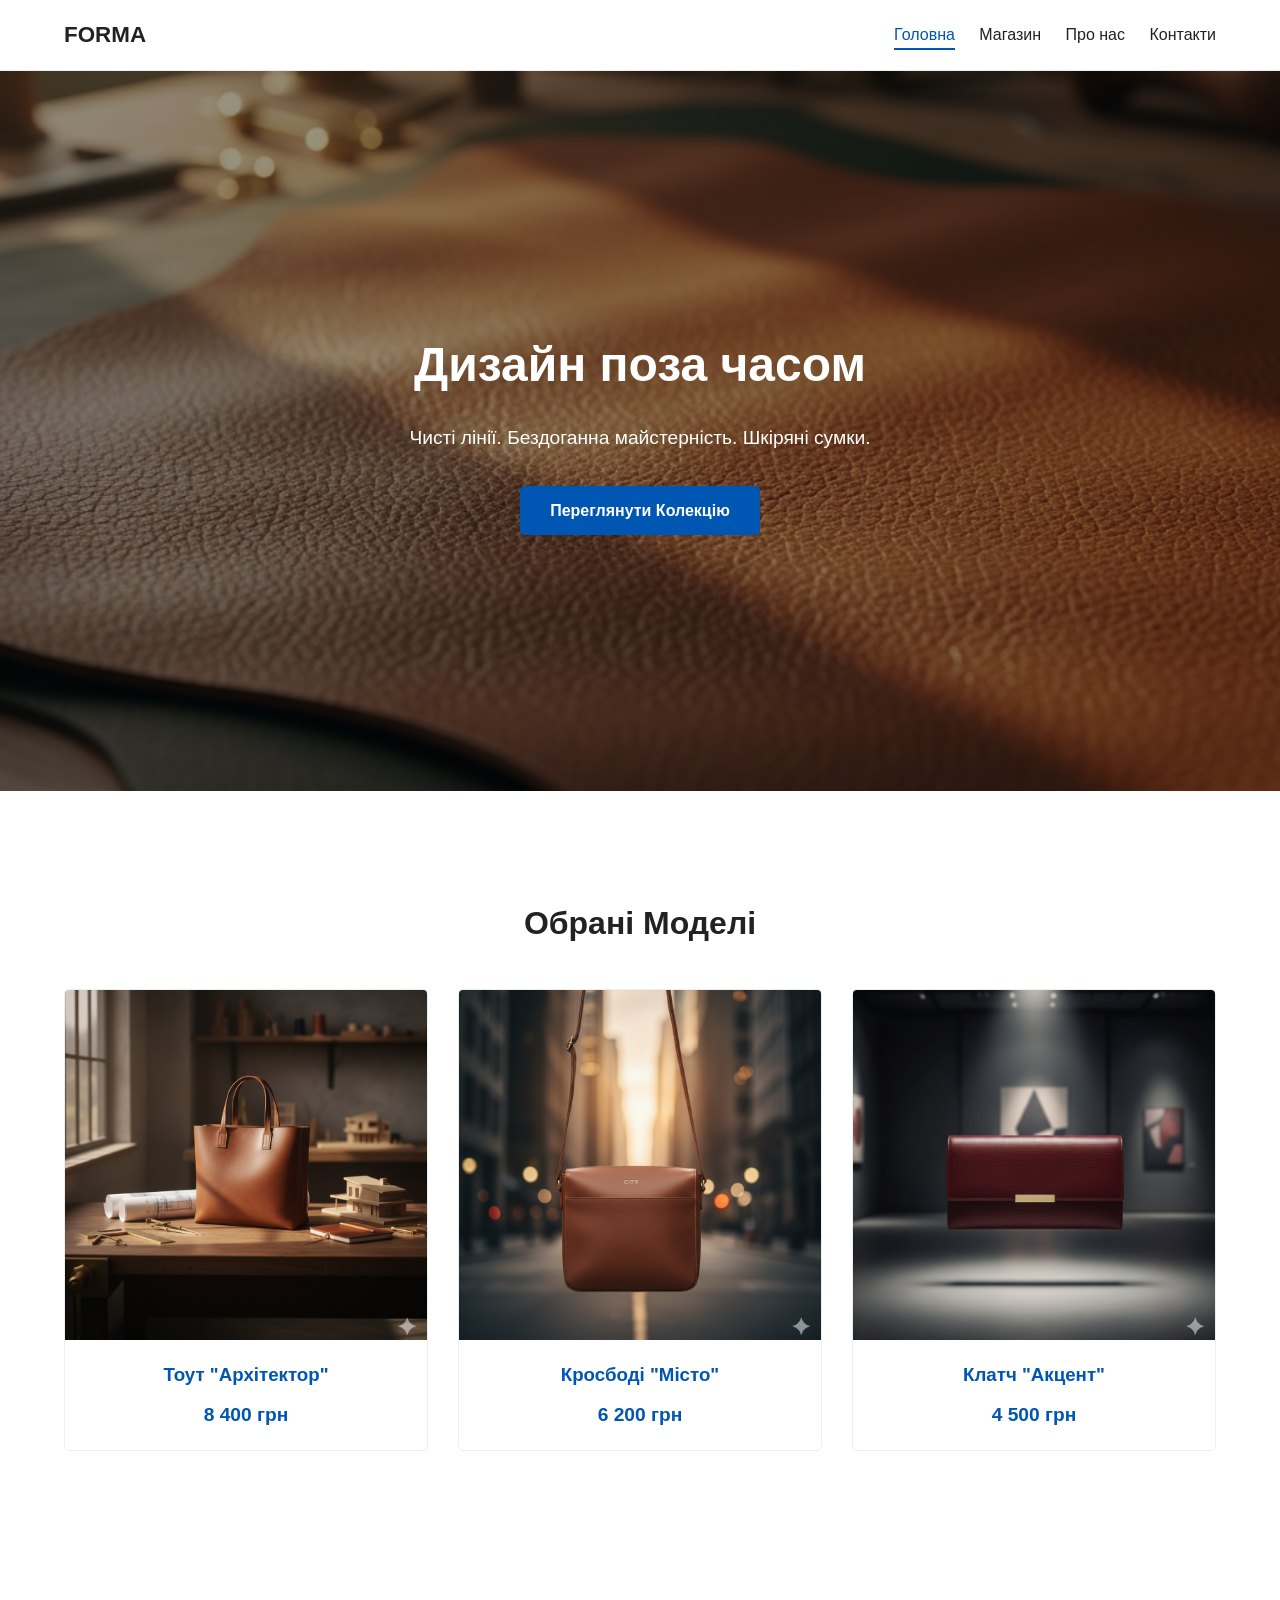
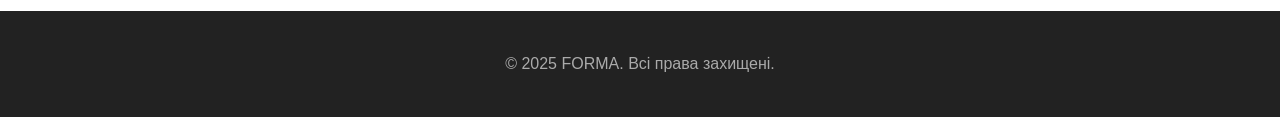
<file: index.html>
<!DOCTYPE html>
<html lang="uk">
<head>
    <meta charset="UTF-8">
    <meta name="viewport" content="width=device-width, initial-scale=1.0">
    <title>FORMA — Головна</title>
    <link rel="stylesheet" href="css/style.css">
</head>
<body>

    <header class="header">
        <div class="container">
            <a href="index.html" class="logo">FORMA</a>
            <nav class="main-nav">
                <a href="index.html" class="active">Головна</a>
                
                <a href="shop.html">Магазин</a>
                
                <a href="about.html">Про нас</a>
                
                <a href="contact.html">Контакти</a>
            </nav>
        </div>
    </header>

    <main>
        <section class="hero">
            <div class="hero-content">
                <h1>Дизайн поза часом</h1>
                <p>Чисті лінії. Бездоганна майстерність. Шкіряні сумки.</p>
                <a href="shop.html" class="button">Переглянути Колекцію</a>
            </div>
        </section>

        <section class="section featured-products">
            <div class="container">
                <h2>Обрані Моделі</h2>
                <div class="product-grid">
                    <div class="product-card">
                        <a href="product-1.html">
                            <img src="img/product-1.jpg" alt="Сумка-тоут Архітектор">
                            <div class="product-card-content">
                                <h3>Тоут "Архітектор"</h3>
                                <span class="price">8 400 грн</span>
                            </div>
                        </a>
                    </div>
                    <div class="product-card">
                        <a href="product-2.html">
                            <img src="img/product-2.jpg" alt="Кросбоді Місто">
                            <div class="product-card-content">
                                <h3>Кросбоді "Місто"</h3>
                                <span class="price">6 200 грн</span>
                            </div>
                        </a>
                    </div>
                    <div class="product-card">
                        <a href="product-3.html">
                            <img src="img/product-3.jpg" alt="Клатч Акцент">
                            <div class="product-card-content">
                                <h3>Клатч "Акцент"</h3>
                                <span class="price">4 500 грн</span>
                            </div>
                        </a>
                    </div>
                </div>
            </div>
        </section>

    </main>

    <footer class="footer">
        <div class="container">
            <p>© 2025 FORMA. Всі права захищені.</p>
        </div>
    </footer>

</body>
</html>
</file>
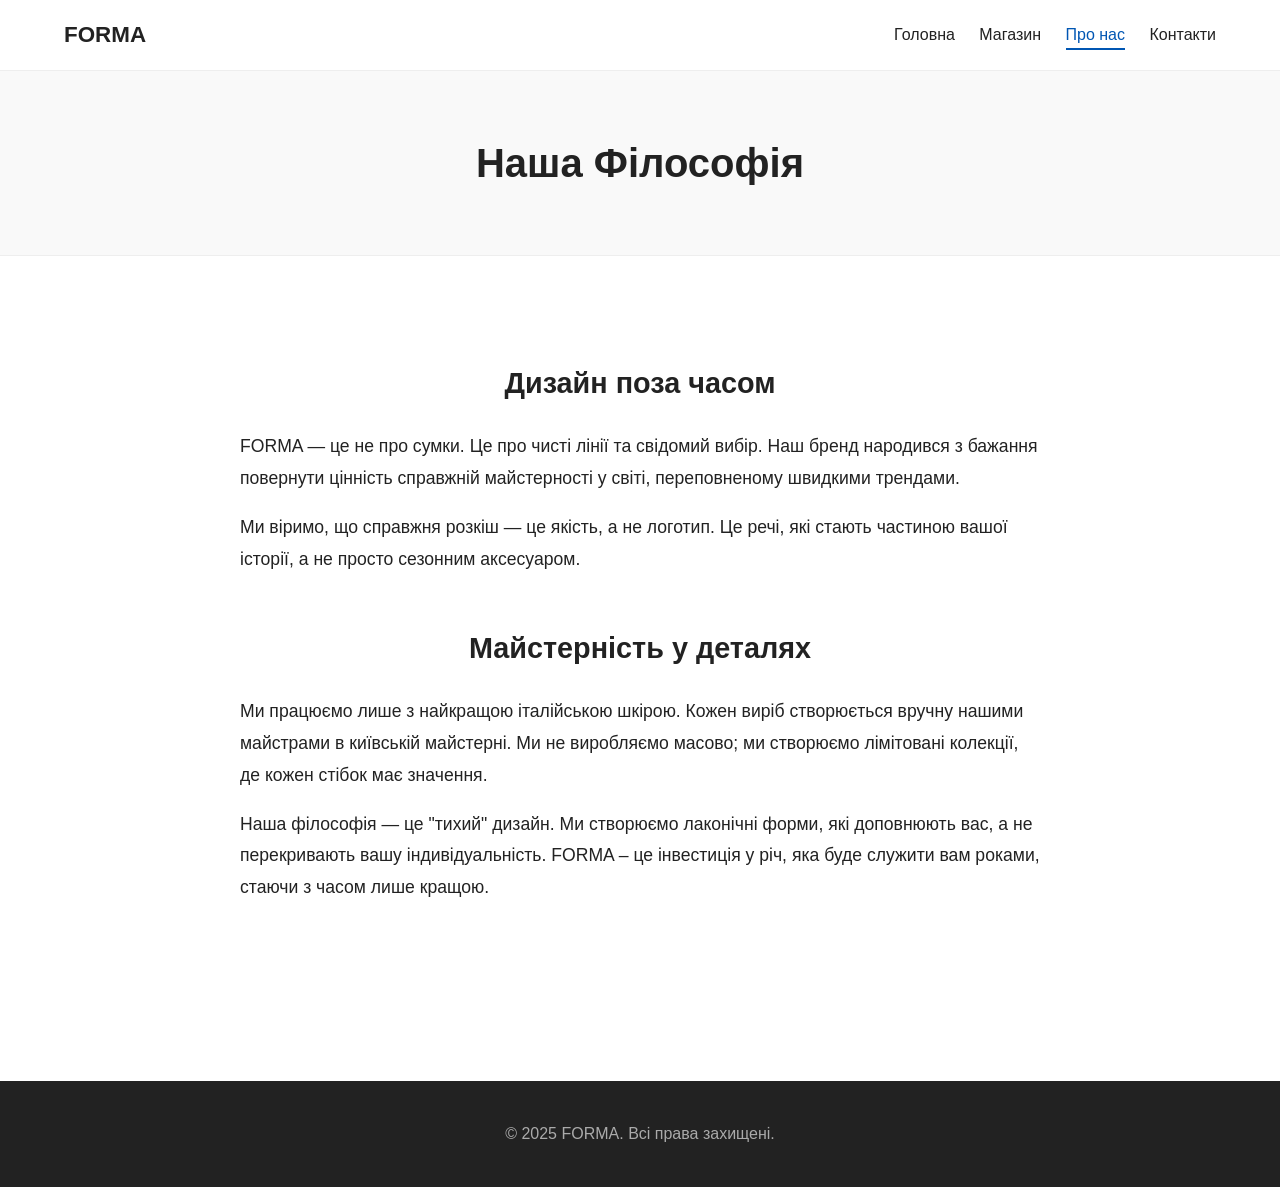
<file: about.html>
<!DOCTYPE html>
<html lang="uk">
<head>
    <meta charset="UTF-8">
    <meta name="viewport" content="width=device-width, initial-scale=1.0">
    <title>Про Нас — FORMA</title>
    <link rel="stylesheet" href="css/style.css">
</head>
<body>

    <header class="header">
        <div class="container">
            <a href="index.html" class="logo">FORMA</a>
            <nav class="main-nav">
                <a href="index.html">Головна</a>
                <a href="shop.html">Магазин</a>
                <a href="about.html" class="active">Про нас</a>
                <a href="contact.html">Контакти</a>
            </nav>
        </div>
    </header>

    <main>
        <section class="page-header">
            <h1>Наша Філософія</h1>
        </section>

        <section class="section">
            <div class="container" style="max-width: 800px; text-align: left;">
                <h2 style="text-align: center; font-size: 1.8rem; margin-bottom: 25px;">Дизайн поза часом</h2>
                <p style="font-size: 1.1rem; line-height: 1.8;">
                    FORMA — це не про сумки. Це про чисті лінії та свідомий вибір. Наш бренд народився з бажання повернути цінність справжній майстерності у світі, переповненому швидкими трендами.
                </p>
                <p style="font-size: 1.1rem; line-height: 1.8;">
                    Ми віримо, що справжня розкіш — це якість, а не логотип. Це речі, які стають частиною вашої історії, а не просто сезонним аксесуаром.
                </p>
                
                <h2 style="text-align: center; font-size: 1.8rem; margin-top: 50px; margin-bottom: 25px;">Майстерність у деталях</h2>
                <p style="font-size: 1.1rem; line-height: 1.8;">
                    Ми працюємо лише з найкращою італійською шкірою. Кожен виріб створюється вручну нашими майстрами в київській майстерні. Ми не виробляємо масово; ми створюємо лімітовані колекції, де кожен стібок має значення.
                </p>
                <p style="font-size: 1.1rem; line-height: 1.8;">
                    Наша філософія — це "тихий" дизайн. Ми створюємо лаконічні форми, які доповнюють вас, а не перекривають вашу індивідуальність. FORMA – це інвестиція у річ, яка буде служити вам роками, стаючи з часом лише кращою.
                </p>
            </div>
        </section>
    </main>

    <footer class="footer">
        <div class="container">
            <p>© 2025 FORMA. Всі права захищені.</p>
        </div>
    </footer>

</body>
</html>
</file>
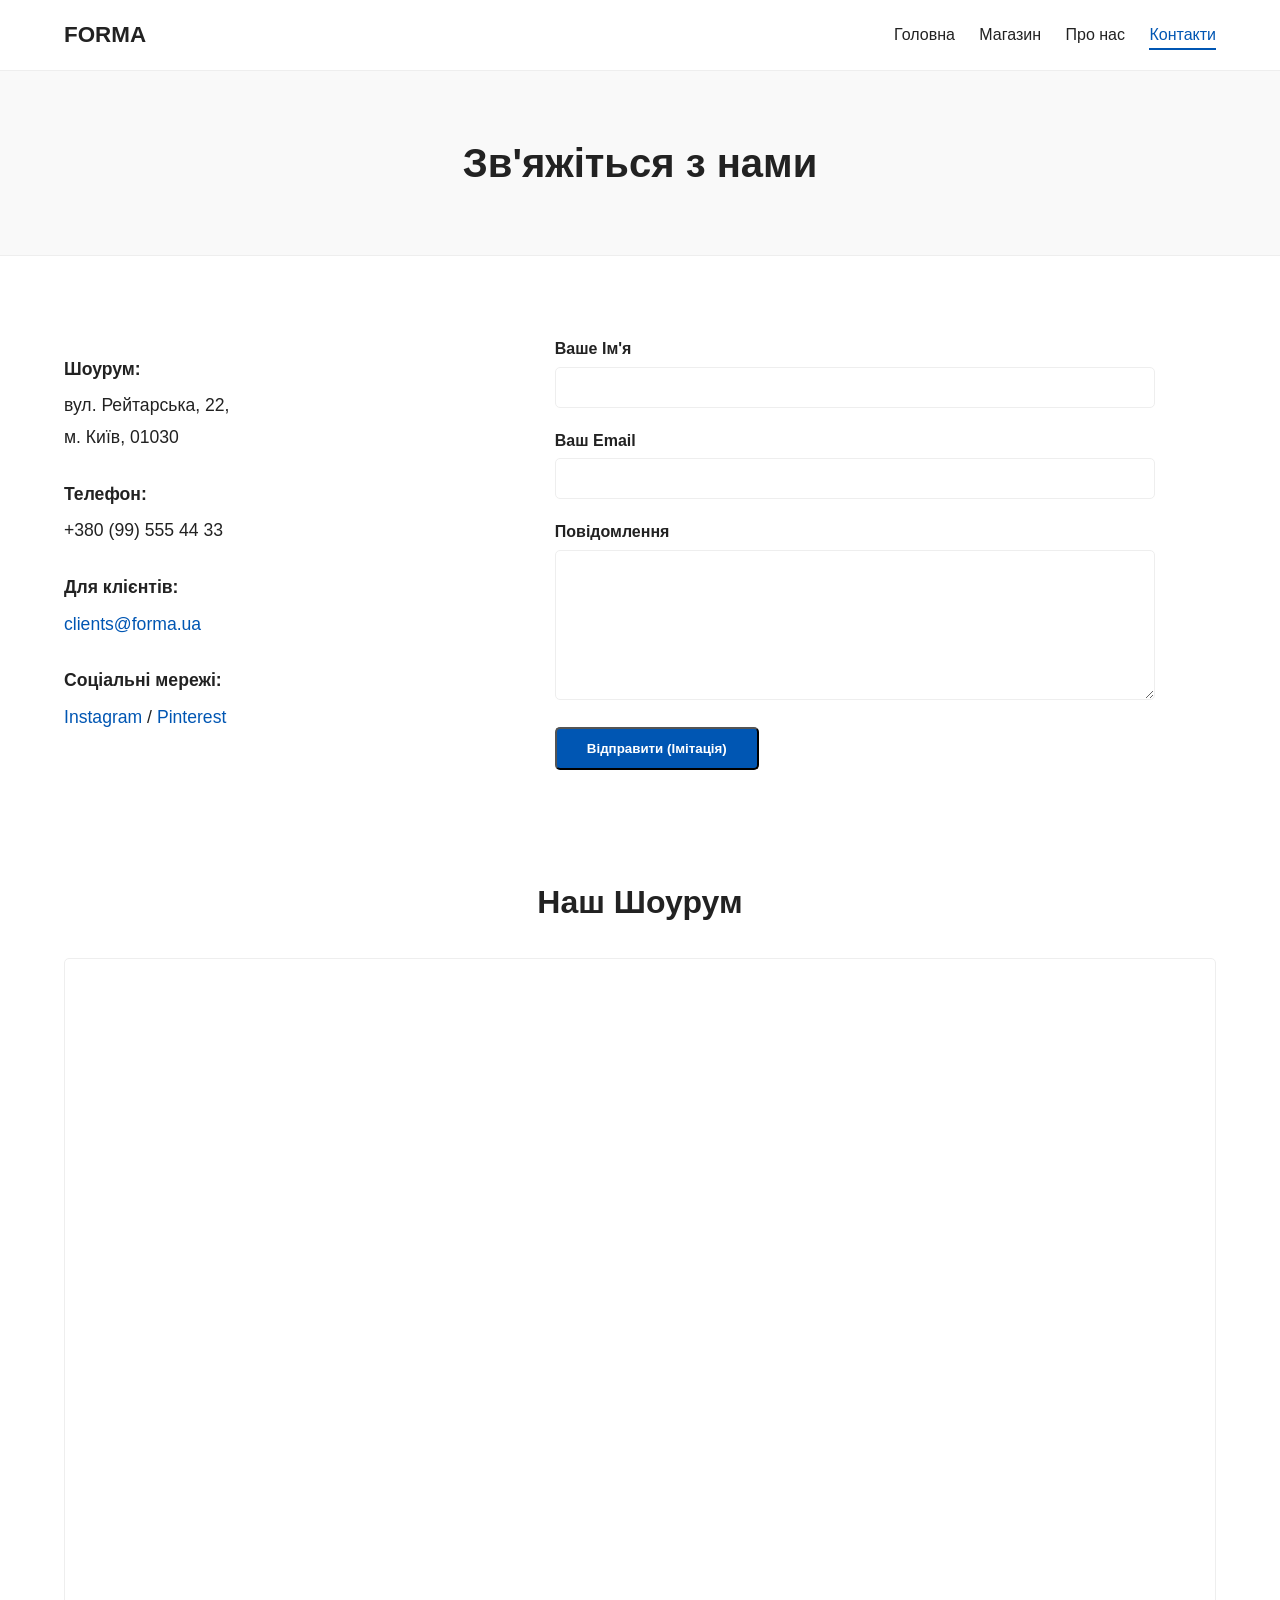
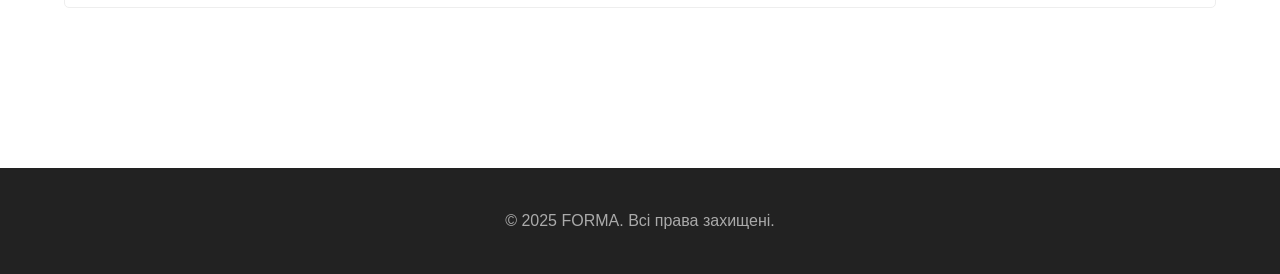
<file: contact.html>
<!DOCTYPE html>
<html lang="uk">
<head>
    <meta charset="UTF-8">
    <meta name="viewport" content="width=device-width, initial-scale=1.0">
    <title>Контакти — FORMA</title>
    <link rel="stylesheet" href="css/style.css">
</head>
<body>

    <header class="header">
        <div class="container">
            <a href="index.html" class="logo">FORMA</a>
            <nav class="main-nav">
                <a href="index.html">Головна</a>
                <a href="shop.html">Магазин</a>
                <a href="about.html">Про нас</a>
                <a href="contact.html" class="active">Контакти</a>
            </nav>
        </div>
    </header>

    <main>
        <section class="page-header">
            <h1>Зв'яжіться з нами</h1>
        </section>

        <section class="section">
            <div class="container">
                <div class="contact-layout">
                    
                    <div class="contact-info">
                        <p>
                            <strong>Шоурум:</strong>
                            вул. Рейтарська, 22,<br>
                            м. Київ, 01030
                        </p>
                        <p>
                            <strong>Телефон:</strong>
                            +380 (99) 555 44 33
                        </p>
                        <p>
                            <strong>Для клієнтів:</strong>
                            <a href="mailto:clients@forma.ua">clients@forma.ua</a>
                        </p>
                        <p>
                            <strong>Соціальні мережі:</strong>
                            <a href="#" target="_blank">Instagram</a> / 
                            <a href="#" target="_blank">Pinterest</a>
                        </p>
                    </div>

                    <form action="#" method="POST" class="contact-form">
                        <div class="form-group">
                            <label for="name">Ваше Ім'я</label>
                            <input type="text" id="name" name="name" required>
                        </div>
                        <div class="form-group">
                            <label for="email">Ваш Email</label>
                            <input type="email" id="email" name="email" required>
                        </div>
                        <div class="form-group">
                            <label for="message">Повідомлення</label>
                            <textarea id="message" name="message" required></textarea>
                        </div>
                        <button type="submit" class="button">Відправити (Імітація)</button>
                    </form>

                </div>
            </div>
        </section>

        <section class="section" style="padding-top: 0;">
            <div class="container">
                <h2 class="map-title">Наш Шоурум</h2>
                <div class="map-container">
                    <iframe 
                        src="https://maps.google.com/maps?q=вул.%20Рейтарська,%2022,%20Київ&t=&z=17&ie=UTF8&iwloc=&output=embed" 
                        loading="lazy" 
                        referrerpolicy="no-referrer-when-downgrade">
                    </iframe>
                </div>
            </div>
        </section>

    </main>

    <footer class="footer">
        <div class="container">
            <p>© 2025 FORMA. Всі права захищені.</p>
        </div>
    </footer>

</body>
</html>
</file>
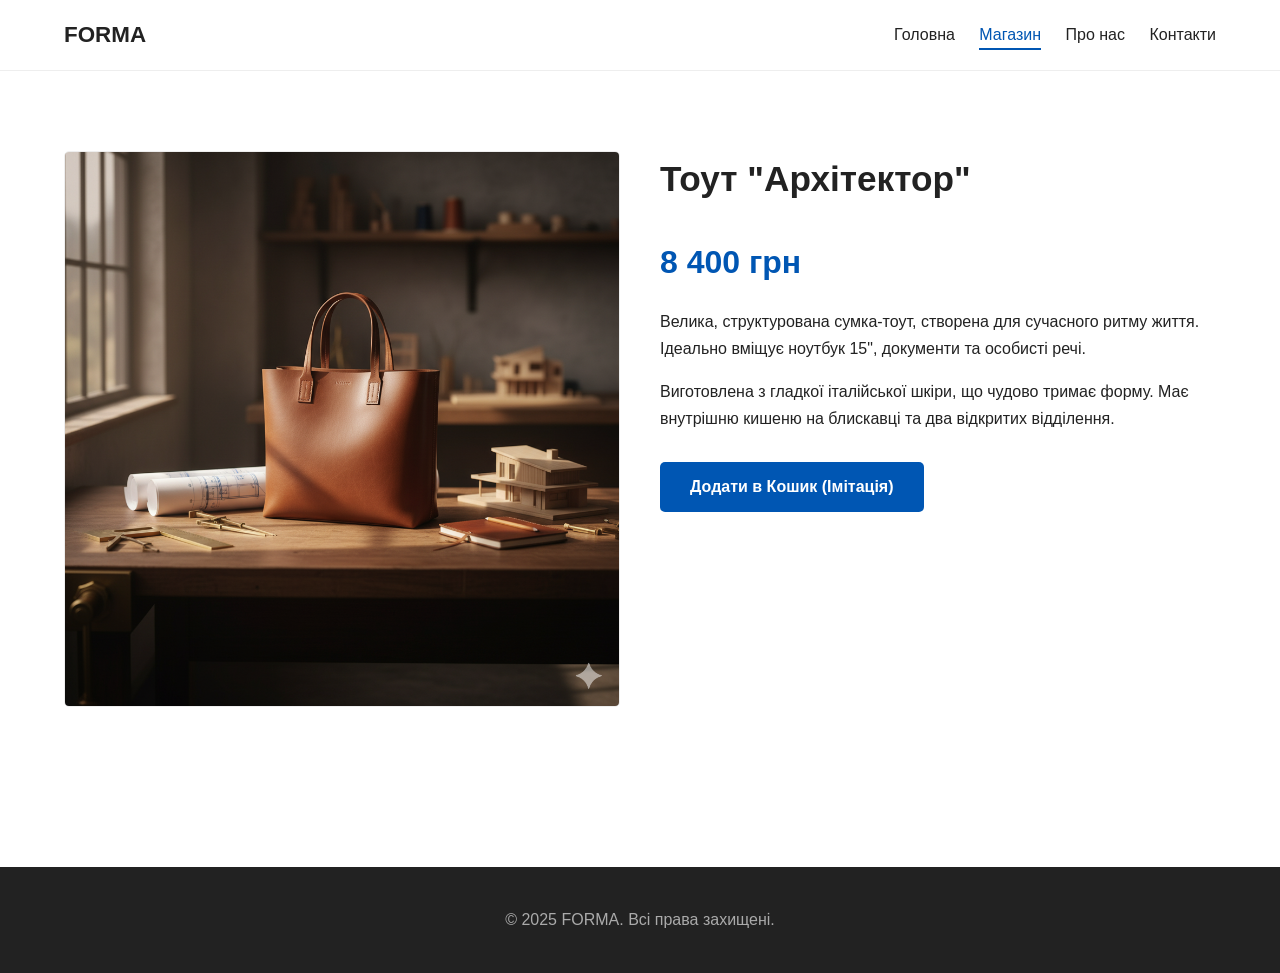
<file: product-1.html>
<!DOCTYPE html>
<html lang="uk">
<head>
    <meta charset="UTF-8">
    <meta name="viewport" content="width=device-width, initial-scale=1.0">
    <title>Тоут "Архітектор" — FORMA</title>
    <link rel="stylesheet" href="css/style.css">
</head>
<body>

    <header class="header">
        <div class="container">
            <a href="index.html" class="logo">FORMA</a>
            <nav class="main-nav">
                <a href="index.html">Головна</a>
                <a href="shop.html" class="active">Магазин</a>
                <a href="about.html">Про нас</a>
                <a href="contact.html">Контакти</a>
            </nav>
        </div>
    </header>

    <main>
        <section class="section">
            <div class="container">
                <div class="product-detail-layout">
                    
                    <div class="product-image">
                        <img src="img/product-1.jpg" alt="Тоут Архітектор">
                    </div>

                    <div class="product-info">
                        <h1>Тоут "Архітектор"</h1>
                        <div class="price">8 400 грн</div>
                        <div class="description">
                            <p>Велика, структурована сумка-тоут, створена для сучасного ритму життя. Ідеально вміщує ноутбук 15", документи та особисті речі.</p>
                            <p>Виготовлена з гладкої італійської шкіри, що чудово тримає форму. Має внутрішню кишеню на блискавці та два відкритих відділення.</p>
                        </div>
                        <a href="#" class="button">Додати в Кошик (Імітація)</a>
                    </div>

                </div>
            </div>
        </section>
    </main>

    <footer class="footer">
        <div class="container">
            <p>© 2025 FORMA. Всі права захищені.</p>
        </div>
    </footer>

</body>
</html>
</file>
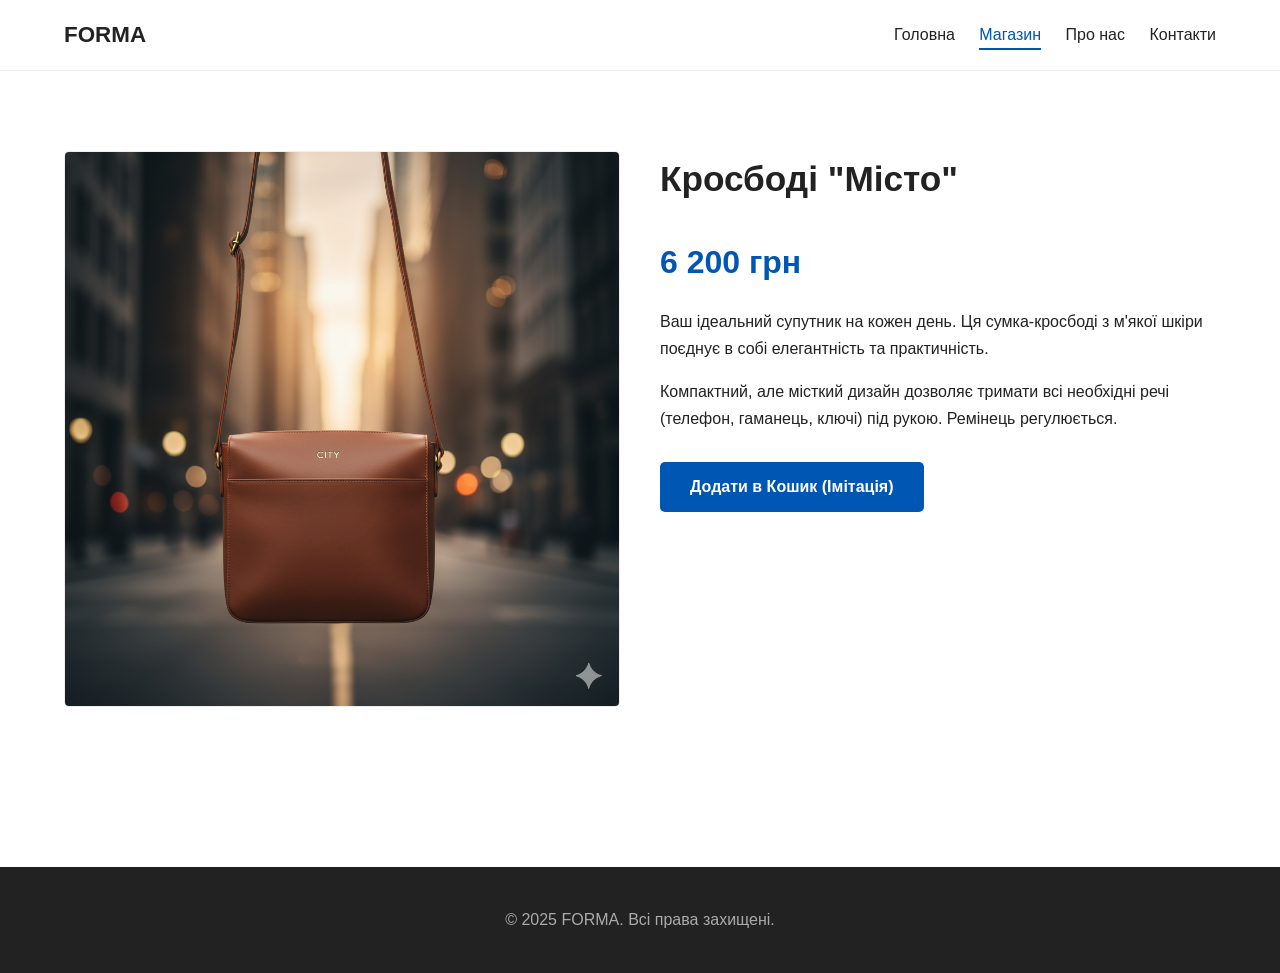
<file: product-2.html>
<!DOCTYPE html>
<html lang="uk">
<head>
    <meta charset="UTF-8">
    <meta name="viewport" content="width=device-width, initial-scale=1.0">
    <title>Кросбоді "Місто" — FORMA</title>
    <link rel="stylesheet" href="css/style.css">
</head>
<body>

    <header class="header">
        <div class="container">
            <a href="index.html" class="logo">FORMA</a>
            <nav class="main-nav">
                <a href="index.html">Головна</a>
                <a href="shop.html" class="active">Магазин</a>
                <a href="about.html">Про нас</a>
                <a href="contact.html">Контакти</a>
            </nav>
        </div>
    </header>

    <main>
        <section class="section">
            <div class="container">
                <div class="product-detail-layout">
                    
                    <div class="product-image">
                        <img src="img/product-2.jpg" alt="Кросбоді Місто">
                    </div>

                    <div class="product-info">
                        <h1>Кросбоді "Місто"</h1>
                        <div class="price">6 200 грн</div>
                        <div class="description">
                            <p>Ваш ідеальний супутник на кожен день. Ця сумка-кросбоді з м'якої шкіри поєднує в собі елегантність та практичність.</p>
                            <p>Компактний, але місткий дизайн дозволяє тримати всі необхідні речі (телефон, гаманець, ключі) під рукою. Ремінець регулюється.</p>
                        </div>
                        <a href="#" class="button">Додати в Кошик (Імітація)</a>
                    </div>

                </div>
            </div>
        </section>
    </main>

    <footer class="footer">
        <div class="container">
            <p>© 2025 FORMA. Всі права захищені.</p>
        </div>
    </footer>

</body>
</html>
</file>
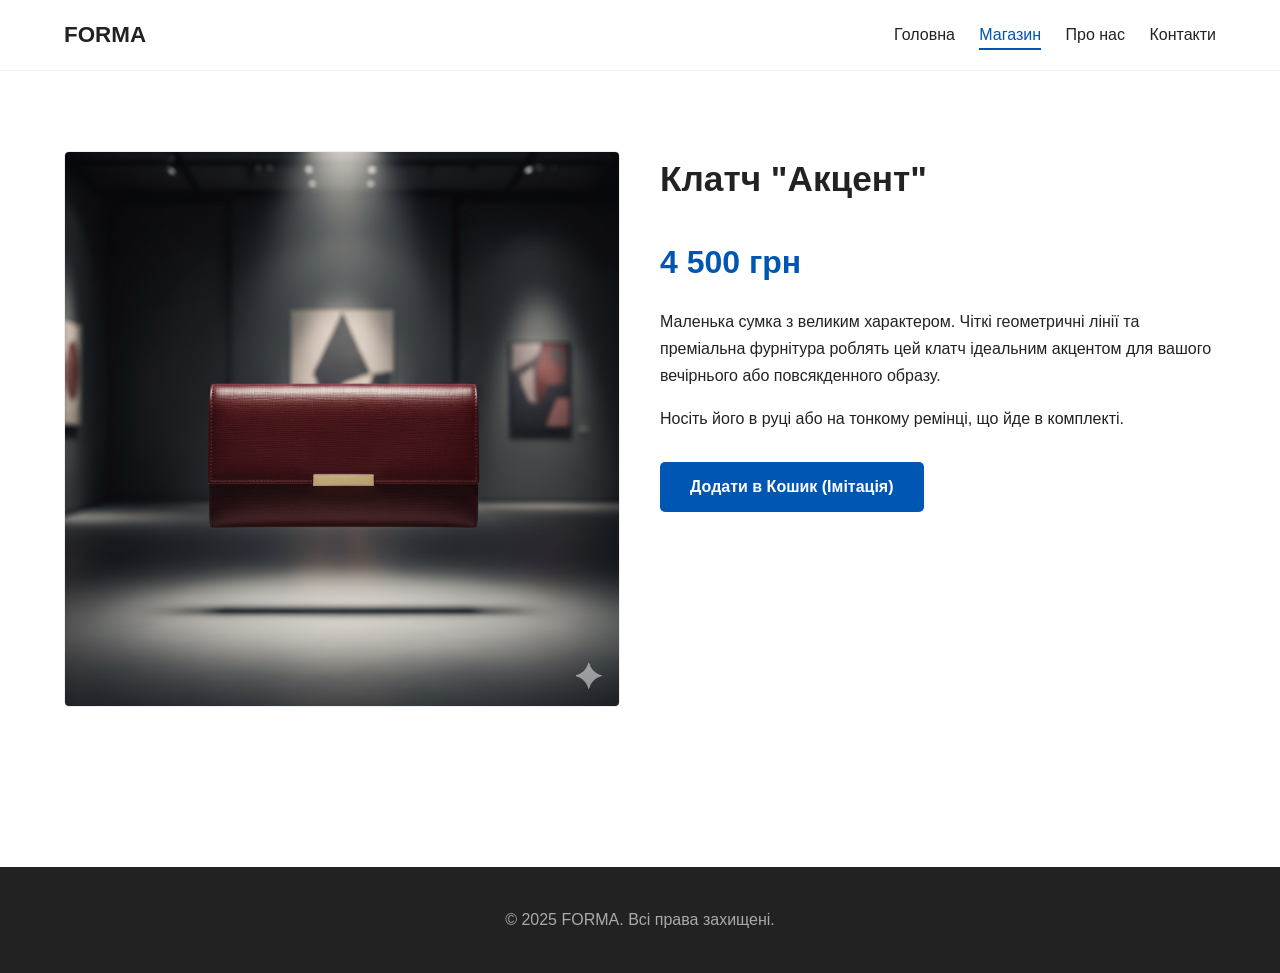
<file: product-3.html>
<!DOCTYPE html>
<html lang="uk">
<head>
    <meta charset="UTF-8">
    <meta name="viewport" content="width=device-width, initial-scale=1.0">
    <title>Клатч "Акцент" — FORMA</title>
    <link rel="stylesheet" href="css/style.css">
</head>
<body>

    <header class="header">
        <div class="container">
            <a href="index.html" class="logo">FORMA</a>
            <nav class="main-nav">
                <a href="index.html">Головна</a>
                <a href="shop.html" class="active">Магазин</a>
                <a href="about.html">Про нас</a>
                <a href="contact.html">Контакти</a>
            </nav>
        </div>
    </header>

    <main>
        <section class="section">
            <div class="container">
                <div class="product-detail-layout">
                    
                    <div class="product-image">
                        <img src="img/product-3.jpg" alt="Клатч Акцент">
                    </div>

                    <div class="product-info">
                        <h1>Клатч "Акцент"</h1>
                        <div class="price">4 500 грн</div>
                        <div class="description">
                            <p>Маленька сумка з великим характером. Чіткі геометричні лінії та преміальна фурнітура роблять цей клатч ідеальним акцентом для вашого вечірнього або повсякденного образу.</p>
                            <p>Носіть його в руці або на тонкому ремінці, що йде в комплекті.</p>
                        </div>
                        <a href="#" class="button">Додати в Кошик (Імітація)</a>
                    </div>

                </div>
            </div>
        </section>
    </main>

    <footer class="footer">
        <div class="container">
            <p>© 2025 FORMA. Всі права захищені.</p>
        </div>
    </footer>

</body>
</html>
</file>
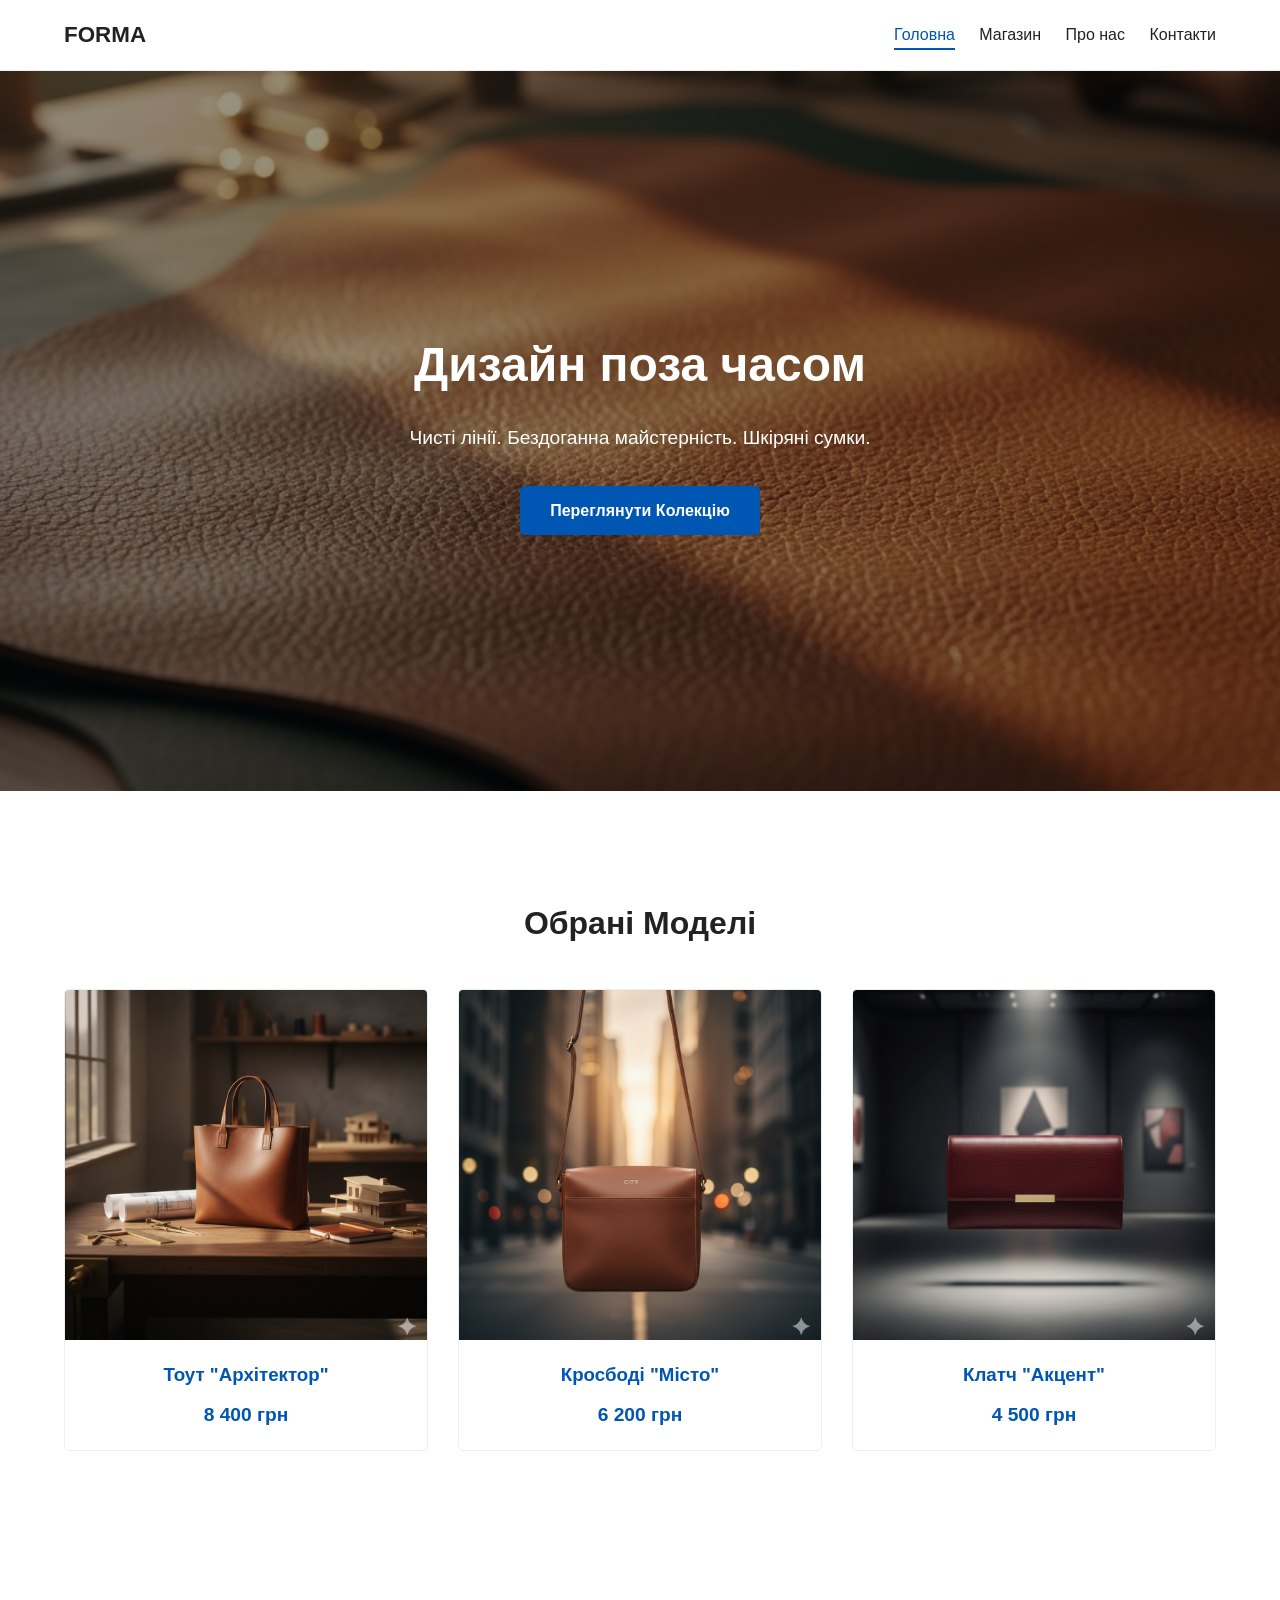
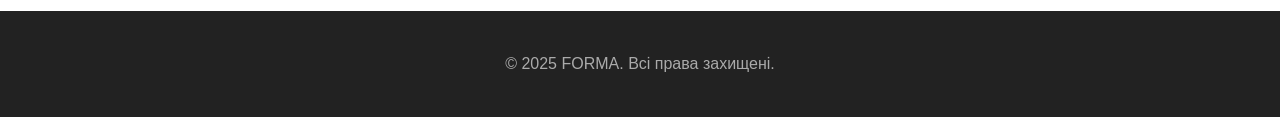
<file: shop.html>
<!DOCTYPE html>
<html lang="uk">
<head>
    <meta charset="UTF-8">
    <meta name="viewport" content="width=device-width, initial-scale=1.0">
    <title>FORMA — Головна</title>
    <link rel="stylesheet" href="css/style.css">
</head>
<body>

    <header class="header">
        <div class="container">
            <a href="index.html" class="logo">FORMA</a>
            <nav class="main-nav">
                <a href="index.html" class="active">Головна</a>
                <a href="shop.html">Магазин</a>
                <a href="about.html">Про нас</a>
                <a href="contact.html">Контакти</a>
            </nav>
        </div>
    </header>

    <main>
        <section class="hero">
            <div class="hero-content">
                <h1>Дизайн поза часом</h1>
                <p>Чисті лінії. Бездоганна майстерність. Шкіряні сумки.</p>
                <a href="shop.html" class="button">Переглянути Колекцію</a>
            </div>
        </section>

        <section class="section featured-products">
            <div class="container">
                <h2>Обрані Моделі</h2>
                <div class="product-grid">
                    <div class="product-card">
                        <a href="product-1.html">
                            <img src="img/product-1.jpg" alt="Сумка-тоут Архітектор">
                            <div class="product-card-content">
                                <h3>Тоут "Архітектор"</h3>
                                <span class="price">8 400 грн</span>
                            </div>
                        </a>
                    </div>
                    <div class="product-card">
                        <a href="product-2.html">
                            <img src="img/product-2.jpg" alt="Кросбоді Місто">
                            <div class="product-card-content">
                                <h3>Кросбоді "Місто"</h3>
                                <span class="price">6 200 грн</span>
                            </div>
                        </a>
                    </div>
                    <div class="product-card">
                        <a href="product-3.html">
                            <img src="img/product-3.jpg" alt="Клатч Акцент">
                            <div class="product-card-content">
                                <h3>Клатч "Акцент"</h3>
                                <span class="price">4 500 грн</span>
                            </div>
                        </a>
                    </div>
                </div>
            </div>
        </section>

    </main>

    <footer class="footer">
        <div class="container">
            <p>© 2025 FORMA. Всі права захищені.</p>
        </div>
    </footer>

</body>
</html>
</file>
<file: css/style.css>
/* ======================================== */
/* 1. НАЛАШТУВАННЯ ДИЗАЙНУ (CSS ЗМІННІ)      */
/* ======================================== */
:root {
    --color-background: #ffffff;      
    --color-light-grey: #f9f9f9;   
    --color-text: #222222;             
    --color-accent: #0056b3;           /* Глибокий синій */
    --color-border: #eeeeee;
    --font-primary: -apple-system, BlinkMacSystemFont, "Segoe UI", Roboto, Helvetica, Arial, sans-serif;
    --container-width: 1200px;
}

/* ======================================== */
/* 2. БАЗОВІ СТИЛІ                          */
/* ======================================== */
*, *::before, *::after {
    box-sizing: border-box;
}

html {
    scroll-behavior: smooth; 
}

body {
    margin: 0;
    font-family: var(--font-primary);
    background-color: var(--color-background);
    color: var(--color-text);
    line-height: 1.6;
}

img {
    max-width: 100%;
    display: block;
}

a {
    color: var(--color-accent);
    text-decoration: none;
    transition: opacity 0.3s ease;
}

a:hover {
    opacity: 0.7;
}

.container {
    width: 90%;
    max-width: var(--container-width);
    margin-left: auto;
    margin-right: auto;
}

/* ======================================== */
/* 3. ШАПКА ТА НАВІГАЦІЯ                   */
/* ======================================== */
.header {
    background-color: rgba(255, 255, 255, 0.95);
    border-bottom: 1px solid var(--color-border);
    position: sticky;
    top: 0;
    z-index: 100;
}

.header .container {
    display: flex;
    justify-content: space-between;
    align-items: center;
    height: 70px;
}

.logo {
    font-size: 1.4rem;
    font-weight: bold;
    text-decoration: none;
    color: var(--color-text);
}

.main-nav a {
    text-decoration: none;
    color: var(--color-text);
    font-weight: 500;
    margin-left: 20px;
}
/* Активна сторінка в меню */
.main-nav a.active {
    color: var(--color-accent);
    border-bottom: 2px solid var(--color-accent);
    padding-bottom: 5px;
}

/* ======================================== */
/* 4. СЕКЦІЇ ТА ЗАГАЛЬНІ БЛОКИ              */
/* ======================================== */
.section {
    padding: 80px 0;
}
.section-grey {
    background-color: var(--color-light-grey);
}

.page-header {
    text-align: center;
    padding: 60px 0;
    background-color: var(--color-light-grey);
    border-bottom: 1px solid var(--color-border);
}
.page-header h1 {
    margin: 0;
    font-size: 2.5rem;
}

.button {
    display: inline-block;
    background-color: var(--color-accent);
    color: white;
    padding: 12px 30px;
    border-radius: 5px;
    text-decoration: none;
    font-weight: bold;
    transition: transform 0.3s ease;
}
.button:hover {
    transform: translateY(-3px);
    color: white;
    opacity: 1;
}

/* ======================================== */
/* 5. ГОЛОВНА СТОРІНКА (index.html)         */
/* ======================================== */
.hero {
    display: flex;
    align-items: center;
    justify-content: center;
    text-align: center;
    height: 80vh;
    color: white;
    background-image: linear-gradient(rgba(0, 0, 0, 0.4), rgba(0, 0, 0, 0.4)), url('../img/hero-banner.jpg');
    background-size: cover;
    background-position: center;
}

.hero h1 {
    font-size: 3rem;
    margin: 0 0 1rem 0;
}
.hero p {
    font-size: 1.2rem;
    margin-bottom: 2rem;
}

.featured-products {
    text-align: center;
}
.featured-products h2 {
    font-size: 2rem;
    margin-bottom: 40px;
}

/* ======================================== */
/* 6. КАТАЛОГ (shop.html)                   */
/* ======================================== */
.product-grid {
    display: grid;
    grid-template-columns: repeat(auto-fit, minmax(280px, 1fr));
    gap: 30px;
}

.product-card {
    border: 1px solid var(--color-border);
    border-radius: 5px;
    overflow: hidden;
    transition: box-shadow 0.3s ease;
}
.product-card:hover {
    box-shadow: 0 10px 20px rgba(0,0,0,0.05);
}
.product-card img {
    width: 100%;
    height: 350px;
    object-fit: cover;
}
.product-card-content {
    padding: 20px;
}
.product-card-content h3 {
    margin-top: 0;
    margin-bottom: 10px;
}
.product-card-content .price {
    font-size: 1.2rem;
    font-weight: bold;
    color: var(--color-accent);
}
.product-card-content a {
    text-decoration: none;
    color: var(--color-text);
}
.product-card-content a:hover h3 {
    color: var(--color-accent);
}


/* ======================================== */
/* 7. СТОРІНКА ПРОДУКТУ (product-X.html)    */
/* ======================================== */
.product-detail-layout {
    display: grid;
    grid-template-columns: 1fr 1fr;
    gap: 40px;
    align-items: start;
}
.product-detail-layout img {
    width: 100%;
    border-radius: 5px;
    border: 1px solid var(--color-border);
}
.product-info h1 {
    margin-top: 0;
    font-size: 2.2rem;
}
.product-info .price {
    font-size: 2rem;
    font-weight: bold;
    color: var(--color-accent);
    margin-bottom: 20px;
}
.product-info .description {
    line-height: 1.7;
    margin-bottom: 30px;
}

/* ======================================== */
/* 8. КОНТАКТИ (contact.html)               */
/* ======================================== */
.contact-layout {
    display: grid;
    grid-template-columns: 1fr 1.5fr;
    gap: 50px;
    text-align: left;
}
.contact-info p {
    margin-bottom: 25px;
    line-height: 1.8;
    font-size: 1.1rem;
}
.contact-info strong {
    display: block;
    color: var(--color-text);
    font-size: 1.1rem;
    margin-bottom: 5px;
}

.contact-form {
    max-width: 600px;
}
.form-group {
    margin-bottom: 20px;
}
.form-group label {
    display: block;
    margin-bottom: 5px;
    font-weight: bold;
}
.form-group input,
.form-group textarea {
    width: 100%;
    padding: 12px;
    border: 1px solid var(--color-border);
    border-radius: 5px;
    font-family: var(--font-primary);
}
.form-group textarea {
    min-height: 150px;
}

/* ======================================== */
/* 9. ПІДВАЛ (Footer)                       */
/* ======================================== */
.footer {
    background-color: var(--color-text);
    color: white;
    padding: 40px 0;
    text-align: center;
    margin-top: 80px;
}
.footer p {
    margin: 0;
    color: #aaa;
}

/* ======================================== */
/* 10. АДАПТИВНІСТЬ (Mobile)                */
/* ======================================== */
@media (max-width: 900px) {
    .contact-layout {
        grid-template-columns: 1fr;
    }
}

@media (max-width: 768px) {
    .header .container {
        flex-direction: column;
        height: auto;
        padding: 15px 0;
    }
    .main-nav {
        margin-top: 15px;
    }
    .main-nav a {
        margin: 0 8px;
    }
    .hero {
        height: 60vh;
    }
    .hero h1 { font-size: 2rem; }
    
    .product-detail-layout {
        grid-template-columns: 1fr; /* В один стовпець на мобільних */
    }
}
/* ======================================== */
/* 11. СТИЛІ ДЛЯ КАРТИ (Додаток)            */
/* ======================================== */
.map-title {
    text-align: center;
    font-size: 2rem;
    margin-bottom: 30px;
}

.map-container {
    position: relative;
    overflow: hidden;
    width: 100%;
    padding-top: 56.25%; /* Співвідношення сторін 16:9 (9 / 16 = 0.5625) */
    border: 1px solid var(--color-border);
    border-radius: 5px;
}

.map-container iframe {
    position: absolute;
    top: 0;
    left: 0;
    width: 100%;
    height: 100%;
    border: 0;
}
</file>
